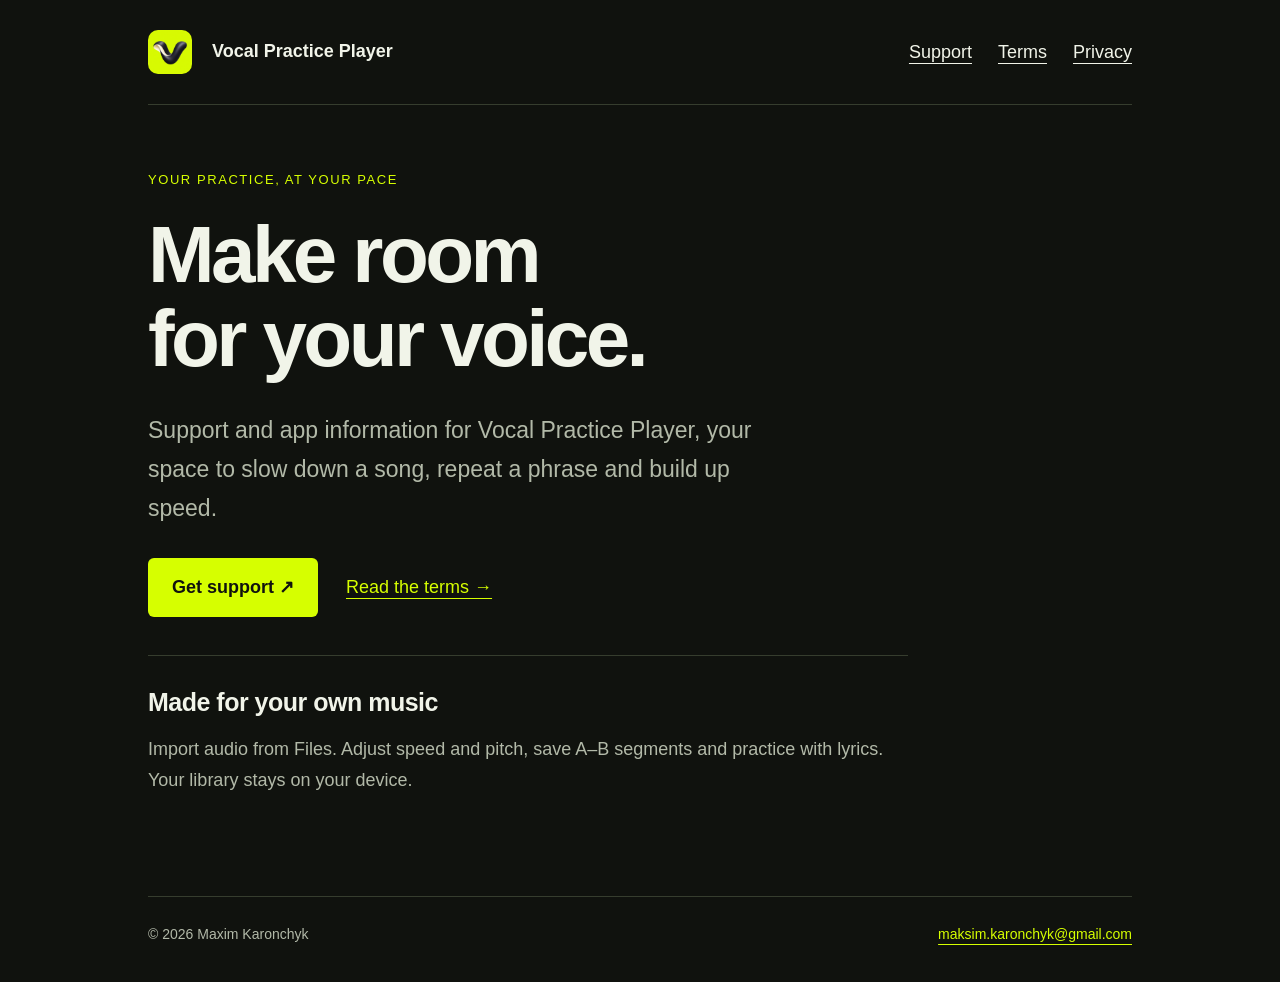
<file: index.html>
<!doctype html>
<html lang="en">
<head>
<meta charset="utf-8">
<meta name="viewport" content="width=device-width, initial-scale=1">
<meta name="description" content="Help & terms for Vocal Practice Player.">
<title>Help & terms — Vocal Practice Player</title>
<link rel="stylesheet" href="./assets/styles.css?v=3">
<link rel="icon" type="image/png" href="./assets/app-icon.png">
<link rel="apple-touch-icon" href="./assets/app-icon.png">
</head>
<body><a class="skip" href="#content">Skip to content</a><div class="shell">
<header><a class="brand" href="./"><img src="./assets/app-icon.png" alt="" width="44" height="44"><span class="brand-title">Vocal Practice Player</span></a><nav aria-label="Main"><a href="./support/">Support</a><a href="./terms/">Terms</a><a href="./privacy/">Privacy</a></nav></header>
<main id="content"><p class="eyebrow">Your practice, at your pace</p><h1>Make room<br>for your voice.</h1><p class="intro">Support and app information for Vocal Practice Player, your space to slow down a song, repeat a phrase and build up speed.</p><div class="actions"><a class="button" href="support/">Get support ↗</a><a href="terms/">Read the terms →</a></div><section><h2>Made for your own music</h2><p>Import audio from Files. Adjust speed and pitch, save A–B segments and practice with lyrics. Your library stays on your device.</p></section></main>
<footer><span>© 2026 Maxim Karonchyk</span><a href="mailto:maksim.karonchyk@gmail.com">maksim.karonchyk@gmail.com</a></footer>
</div></body></html>
</file>
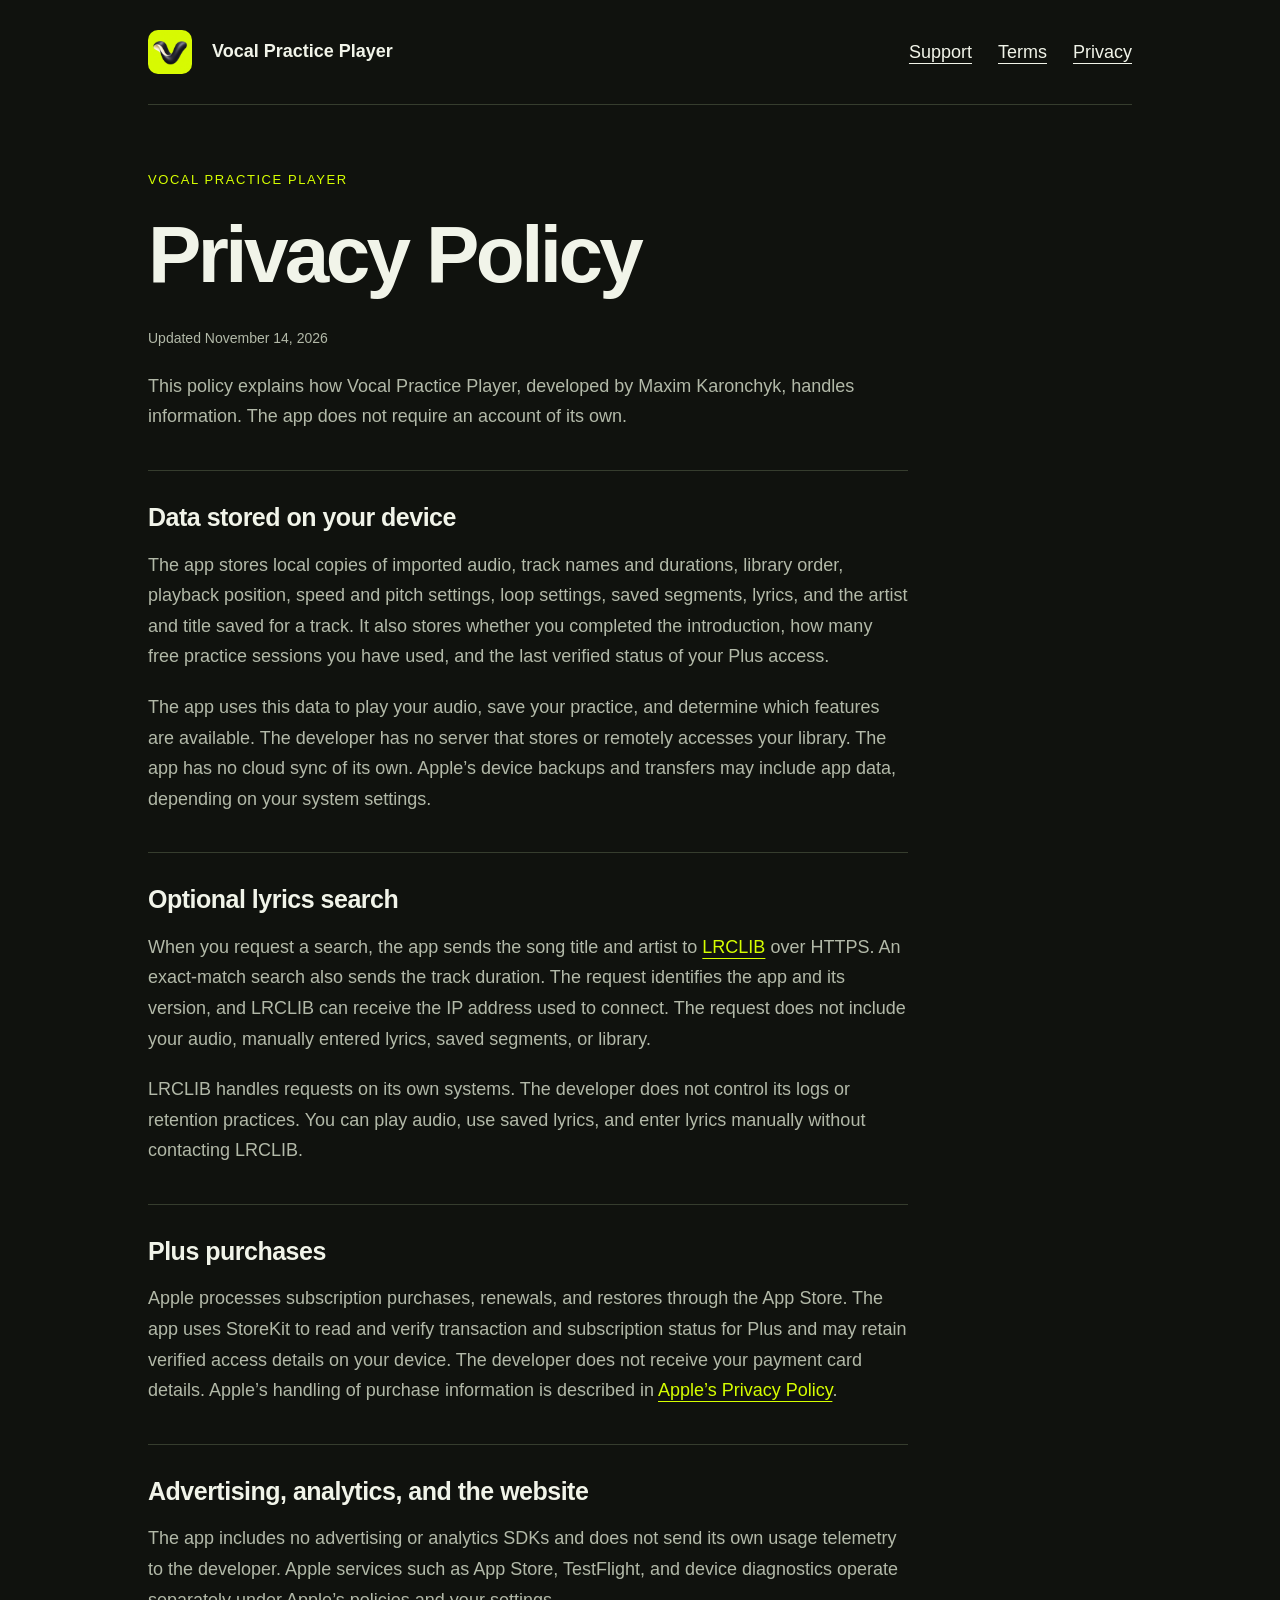
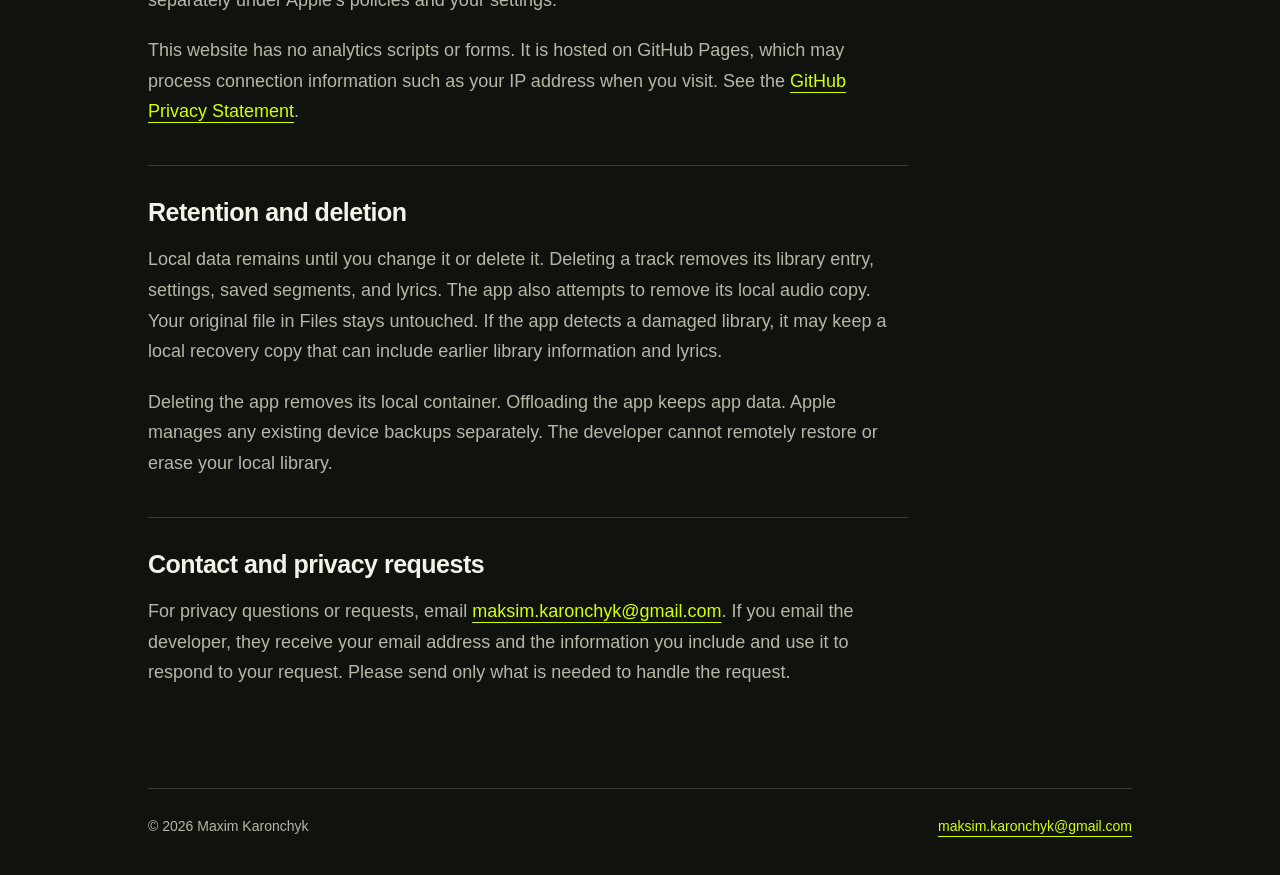
<file: privacy/index.html>
<!doctype html>
<html lang="en">
<head>
<meta charset="utf-8">
<meta name="viewport" content="width=device-width, initial-scale=1">
<meta name="description" content="Privacy Policy for Vocal Practice Player.">
<title>Privacy Policy — Vocal Practice Player</title>
<link rel="stylesheet" href="../assets/styles.css?v=3">
<link rel="icon" type="image/png" href="../assets/app-icon.png">
<link rel="apple-touch-icon" href="../assets/app-icon.png">
</head>
<body><a class="skip" href="#content">Skip to content</a><div class="shell">
<header><a class="brand" href="../"><img src="../assets/app-icon.png" alt="" width="44" height="44"><span class="brand-title">Vocal Practice Player</span></a><nav aria-label="Main"><a href="../support/">Support</a><a href="../terms/">Terms</a><a href="./" aria-current="page">Privacy</a></nav></header>
<main id="content">
  <p class="eyebrow">Vocal Practice Player</p>
  <h1>Privacy Policy</h1>
  <p class="meta">Updated November 14, 2026</p>
  <p>This policy explains how Vocal Practice Player, developed by Maxim Karonchyk, handles information. The app does not require an account of its own.</p>
  <section>
    <h2>Data stored on your device</h2>
    <p>The app stores local copies of imported audio, track names and durations, library order, playback position, speed and pitch settings, loop settings, saved segments, lyrics, and the artist and title saved for a track. It also stores whether you completed the introduction, how many free practice sessions you have used, and the last verified status of your Plus access.</p>
    <p>The app uses this data to play your audio, save your practice, and determine which features are available. The developer has no server that stores or remotely accesses your library. The app has no cloud sync of its own. Apple’s device backups and transfers may include app data, depending on your system settings.</p>
  </section>
  <section>
    <h2>Optional lyrics search</h2>
    <p>When you request a search, the app sends the song title and artist to <a href="https://lrclib.net/">LRCLIB</a> over HTTPS. An exact-match search also sends the track duration. The request identifies the app and its version, and LRCLIB can receive the IP address used to connect. The request does not include your audio, manually entered lyrics, saved segments, or library.</p>
    <p>LRCLIB handles requests on its own systems. The developer does not control its logs or retention practices. You can play audio, use saved lyrics, and enter lyrics manually without contacting LRCLIB.</p>
  </section>
  <section>
    <h2>Plus purchases</h2>
    <p>Apple processes subscription purchases, renewals, and restores through the App Store. The app uses StoreKit to read and verify transaction and subscription status for Plus and may retain verified access details on your device. The developer does not receive your payment card details. Apple’s handling of purchase information is described in <a href="https://www.apple.com/legal/privacy/">Apple’s Privacy Policy</a>.</p>
  </section>
  <section>
    <h2>Advertising, analytics, and the website</h2>
    <p>The app includes no advertising or analytics SDKs and does not send its own usage telemetry to the developer. Apple services such as App Store, TestFlight, and device diagnostics operate separately under Apple’s policies and your settings.</p>
    <p>This website has no analytics scripts or forms. It is hosted on GitHub Pages, which may process connection information such as your IP address when you visit. See the <a href="https://docs.github.com/en/site-policy/privacy-policies/github-general-privacy-statement">GitHub Privacy Statement</a>.</p>
  </section>
  <section>
    <h2>Retention and deletion</h2>
    <p>Local data remains until you change it or delete it. Deleting a track removes its library entry, settings, saved segments, and lyrics. The app also attempts to remove its local audio copy. Your original file in Files stays untouched. If the app detects a damaged library, it may keep a local recovery copy that can include earlier library information and lyrics.</p>
    <p>Deleting the app removes its local container. Offloading the app keeps app data. Apple manages any existing device backups separately. The developer cannot remotely restore or erase your local library.</p>
  </section>
  <section>
    <h2>Contact and privacy requests</h2>
    <p>For privacy questions or requests, email <a href="mailto:maksim.karonchyk@gmail.com">maksim.karonchyk@gmail.com</a>. If you email the developer, they receive your email address and the information you include and use it to respond to your request. Please send only what is needed to handle the request.</p>
  </section>
</main>
<footer><span>© 2026 Maxim Karonchyk</span><a href="mailto:maksim.karonchyk@gmail.com">maksim.karonchyk@gmail.com</a></footer>
</div></body></html>
</file>
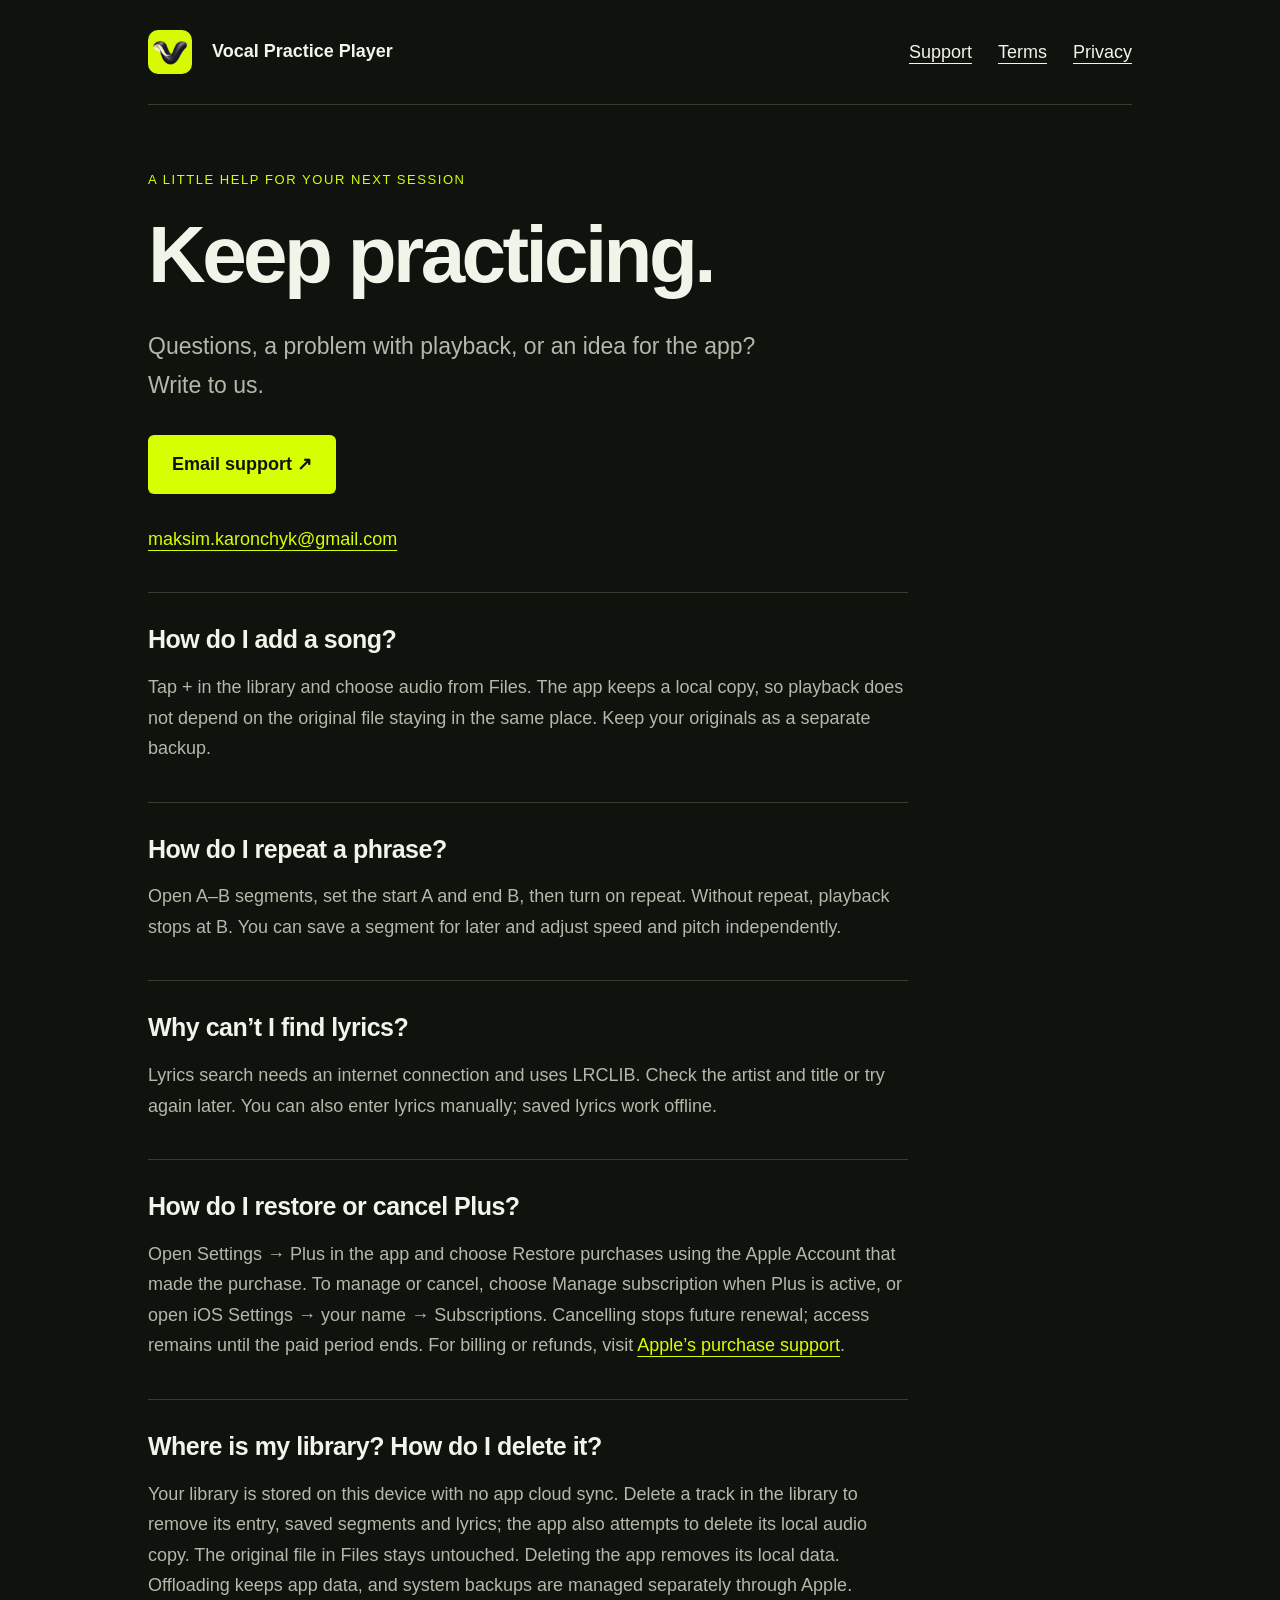
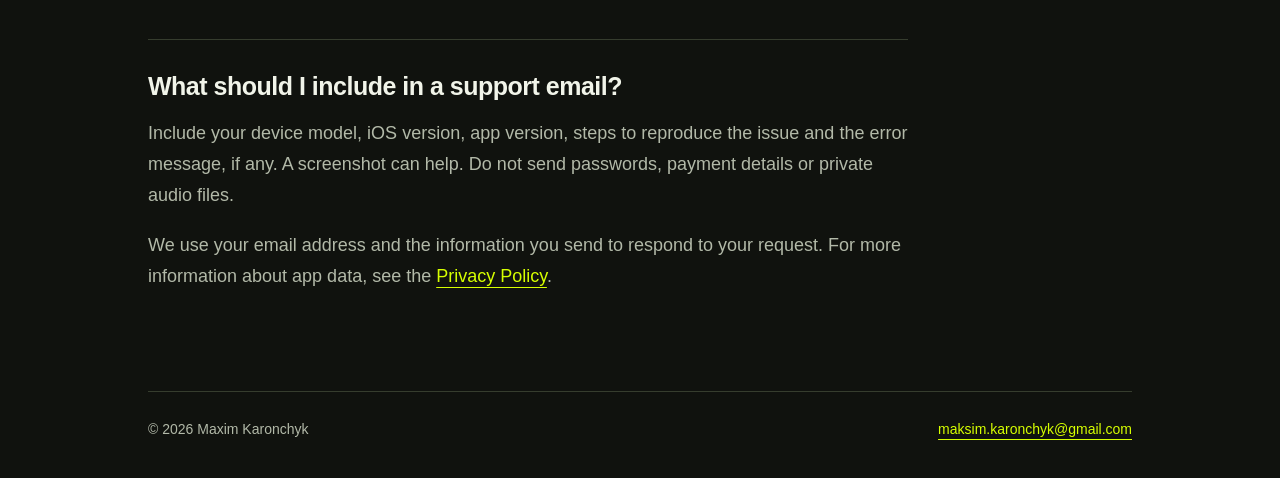
<file: support/index.html>
<!doctype html>
<html lang="en">
<head>
<meta charset="utf-8">
<meta name="viewport" content="width=device-width, initial-scale=1">
<meta name="description" content="Support for Vocal Practice Player.">
<title>Support — Vocal Practice Player</title>
<link rel="stylesheet" href="../assets/styles.css?v=3">
<link rel="icon" type="image/png" href="../assets/app-icon.png">
<link rel="apple-touch-icon" href="../assets/app-icon.png">
</head>
<body><a class="skip" href="#content">Skip to content</a><div class="shell">
<header><a class="brand" href="../"><img src="../assets/app-icon.png" alt="" width="44" height="44"><span class="brand-title">Vocal Practice Player</span></a><nav aria-label="Main"><a href="../support/">Support</a><a href="../terms/">Terms</a><a href="../privacy/">Privacy</a></nav></header>
<main id="content"><p class="eyebrow">A little help for your next session</p><h1>Keep practicing.</h1><p class="intro">Questions, a problem with playback, or an idea for the app? Write to us.</p><div class="actions"><a class="button" href="mailto:maksim.karonchyk@gmail.com?subject=Vocal%20Practice%20Player%20Support">Email support ↗</a></div><p><a href="mailto:maksim.karonchyk@gmail.com">maksim.karonchyk@gmail.com</a></p>
<section><h2>How do I add a song?</h2><p>Tap + in the library and choose audio from Files. The app keeps a local copy, so playback does not depend on the original file staying in the same place. Keep your originals as a separate backup.</p></section>
<section><h2>How do I repeat a phrase?</h2><p>Open A–B segments, set the start A and end B, then turn on repeat. Without repeat, playback stops at B. You can save a segment for later and adjust speed and pitch independently.</p></section>
<section><h2>Why can’t I find lyrics?</h2><p>Lyrics search needs an internet connection and uses LRCLIB. Check the artist and title or try again later. You can also enter lyrics manually; saved lyrics work offline.</p></section>
<section><h2>How do I restore or cancel Plus?</h2><p>Open Settings → Plus in the app and choose Restore purchases using the Apple Account that made the purchase. To manage or cancel, choose Manage subscription when Plus is active, or open iOS Settings → your name → Subscriptions. Cancelling stops future renewal; access remains until the paid period ends. For billing or refunds, visit <a href="https://reportaproblem.apple.com/">Apple’s purchase support</a>.</p></section>
<section><h2>Where is my library? How do I delete it?</h2><p>Your library is stored on this device with no app cloud sync. Delete a track in the library to remove its entry, saved segments and lyrics; the app also attempts to delete its local audio copy. The original file in Files stays untouched. Deleting the app removes its local data. Offloading keeps app data, and system backups are managed separately through Apple.</p></section>
<section><h2>What should I include in a support email?</h2><p>Include your device model, iOS version, app version, steps to reproduce the issue and the error message, if any. A screenshot can help. Do not send passwords, payment details or private audio files.</p><p>We use your email address and the information you send to respond to your request. For more information about app data, see the <a href="../privacy/">Privacy Policy</a>.</p></section></main>
<footer><span>© 2026 Maxim Karonchyk</span><a href="mailto:maksim.karonchyk@gmail.com">maksim.karonchyk@gmail.com</a></footer>
</div></body></html>
</file>
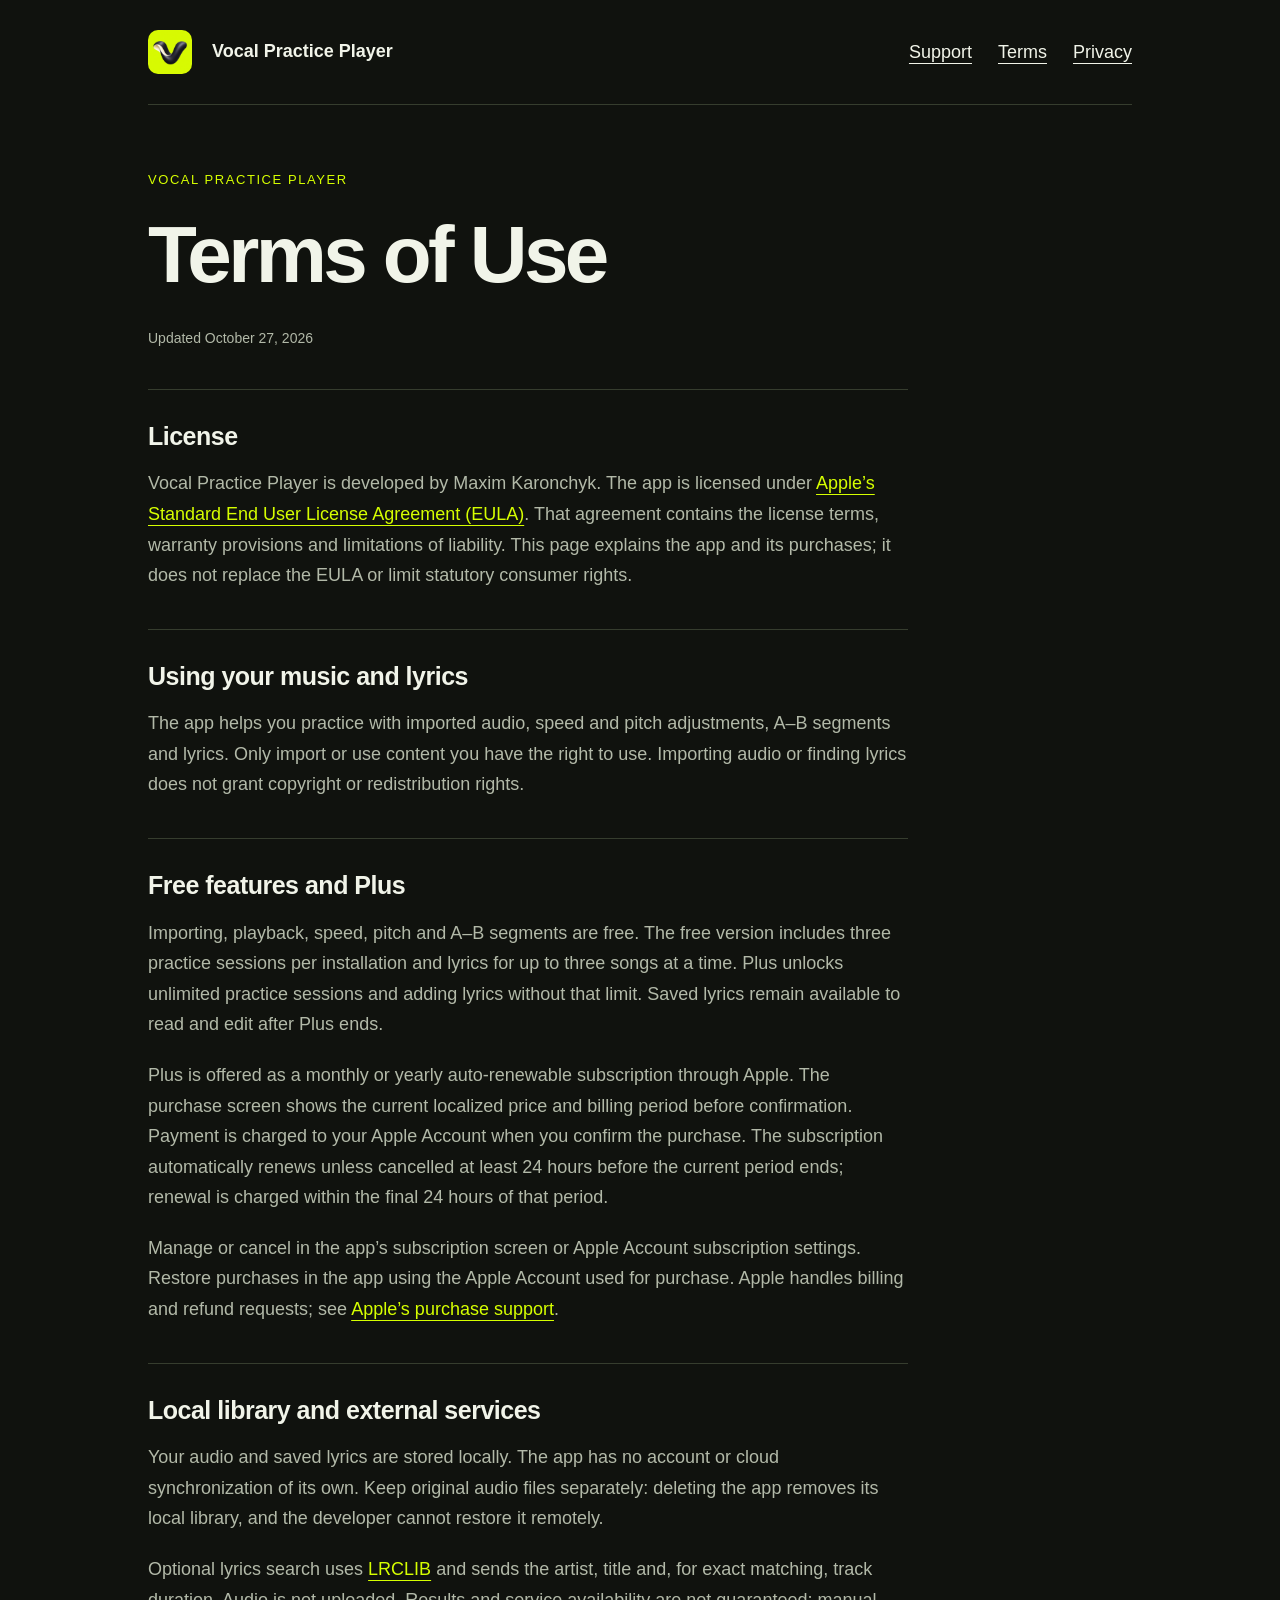
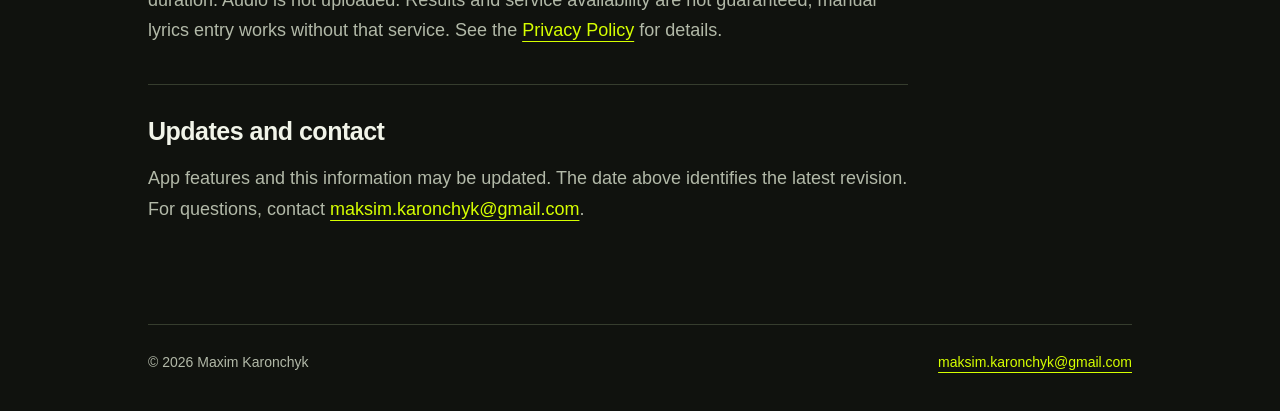
<file: terms/index.html>
<!doctype html>
<html lang="en">
<head>
<meta charset="utf-8">
<meta name="viewport" content="width=device-width, initial-scale=1">
<meta name="description" content="Terms of Use for Vocal Practice Player.">
<title>Terms of Use — Vocal Practice Player</title>
<link rel="stylesheet" href="../assets/styles.css?v=3">
<link rel="icon" type="image/png" href="../assets/app-icon.png">
<link rel="apple-touch-icon" href="../assets/app-icon.png">
</head>
<body><a class="skip" href="#content">Skip to content</a><div class="shell">
<header><a class="brand" href="../"><img src="../assets/app-icon.png" alt="" width="44" height="44"><span class="brand-title">Vocal Practice Player</span></a><nav aria-label="Main"><a href="../support/">Support</a><a href="../terms/">Terms</a><a href="../privacy/">Privacy</a></nav></header>
<main id="content"><p class="eyebrow">Vocal Practice Player</p><h1>Terms of Use</h1><p class="meta">Updated October 27, 2026</p>
<section><h2>License</h2><p>Vocal Practice Player is developed by Maxim Karonchyk. The app is licensed under <a href="https://www.apple.com/legal/internet-services/itunes/dev/stdeula/">Apple’s Standard End User License Agreement (EULA)</a>. That agreement contains the license terms, warranty provisions and limitations of liability. This page explains the app and its purchases; it does not replace the EULA or limit statutory consumer rights.</p></section>
<section><h2>Using your music and lyrics</h2><p>The app helps you practice with imported audio, speed and pitch adjustments, A–B segments and lyrics. Only import or use content you have the right to use. Importing audio or finding lyrics does not grant copyright or redistribution rights.</p></section>
<section><h2>Free features and Plus</h2><p>Importing, playback, speed, pitch and A–B segments are free. The free version includes three practice sessions per installation and lyrics for up to three songs at a time. Plus unlocks unlimited practice sessions and adding lyrics without that limit. Saved lyrics remain available to read and edit after Plus ends.</p><p>Plus is offered as a monthly or yearly auto-renewable subscription through Apple. The purchase screen shows the current localized price and billing period before confirmation. Payment is charged to your Apple Account when you confirm the purchase. The subscription automatically renews unless cancelled at least 24 hours before the current period ends; renewal is charged within the final 24 hours of that period.</p><p>Manage or cancel in the app’s subscription screen or Apple Account subscription settings. Restore purchases in the app using the Apple Account used for purchase. Apple handles billing and refund requests; see <a href="https://reportaproblem.apple.com/">Apple’s purchase support</a>.</p></section>
<section><h2>Local library and external services</h2><p>Your audio and saved lyrics are stored locally. The app has no account or cloud synchronization of its own. Keep original audio files separately: deleting the app removes its local library, and the developer cannot restore it remotely.</p><p>Optional lyrics search uses <a href="https://lrclib.net/">LRCLIB</a> and sends the artist, title and, for exact matching, track duration. Audio is not uploaded. Results and service availability are not guaranteed; manual lyrics entry works without that service. See the <a href="../privacy/">Privacy Policy</a> for details.</p></section>
<section><h2>Updates and contact</h2><p>App features and this information may be updated. The date above identifies the latest revision. For questions, contact <a href="mailto:maksim.karonchyk@gmail.com">maksim.karonchyk@gmail.com</a>.</p></section></main>
<footer><span>© 2026 Maxim Karonchyk</span><a href="mailto:maksim.karonchyk@gmail.com">maksim.karonchyk@gmail.com</a></footer>
</div></body></html>
</file>
<file: assets/styles.css>
:root{color-scheme:dark;--bg:#10120e;--ink:#f1f4e9;--muted:#b2b9a8;--lime:#d6ff00;--line:#363d2e}*{box-sizing:border-box}body{margin:0;background:var(--bg);color:var(--ink);font:18px/1.7 -apple-system,BlinkMacSystemFont,"Segoe UI",sans-serif}.shell{max-width:1056px;margin:auto;padding:0 36px}a{color:var(--lime);text-underline-offset:5px}a:hover{text-decoration-thickness:2px}a:focus-visible{outline:3px solid var(--lime);outline-offset:6px}header{display:flex;align-items:center;justify-content:space-between;gap:24px;padding:30px 0;border-bottom:1px solid var(--line)}.brand{display:inline-flex;align-items:center;gap:20px;font-weight:750;text-decoration:none;color:var(--ink);line-height:1.3}.brand img{display:block;width:44px;height:44px;flex-shrink:0;border-radius:10px}.brand-title{display:block;line-height:1.3}nav{display:flex;flex-wrap:wrap;gap:10px 26px}nav a{color:var(--ink)}main{max-width:760px;padding:64px 0 80px}.eyebrow{color:var(--lime);font-size:13px;letter-spacing:.12em;text-transform:uppercase}h1{font-size:clamp(44px,7vw,80px);line-height:1.05;letter-spacing:-.045em;margin:22px 0 30px;font-weight:800}h2{font-size:25px;line-height:1.3;letter-spacing:-.02em;margin:0 0 16px}p{margin:0 0 20px;color:var(--muted)}.intro{font-size:23px;max-width:650px}.meta{font-size:14px}section{border-top:1px solid var(--line);padding-top:30px;margin-top:38px}.actions{display:flex;align-items:center;gap:28px;flex-wrap:wrap;margin:30px 0}.button{display:inline-block;background:var(--lime);color:var(--bg);font-weight:700;text-decoration:none;padding:14px 24px;border-radius:6px;min-height:48px}footer{border-top:1px solid var(--line);padding:26px 0 36px;display:flex;justify-content:space-between;gap:20px;flex-wrap:wrap;font-size:14px;color:var(--muted)}footer a{overflow-wrap:anywhere}.skip{position:absolute;left:20px;top:-100px;background:var(--bg);padding:12px;z-index:1}.skip:focus{top:12px}@media(max-width:700px){.shell{padding:0 22px}header{align-items:flex-start;flex-direction:column;gap:20px}nav a{padding:8px 0}main{padding-top:40px}.intro{font-size:20px}h2{font-size:23px}}
</file>
